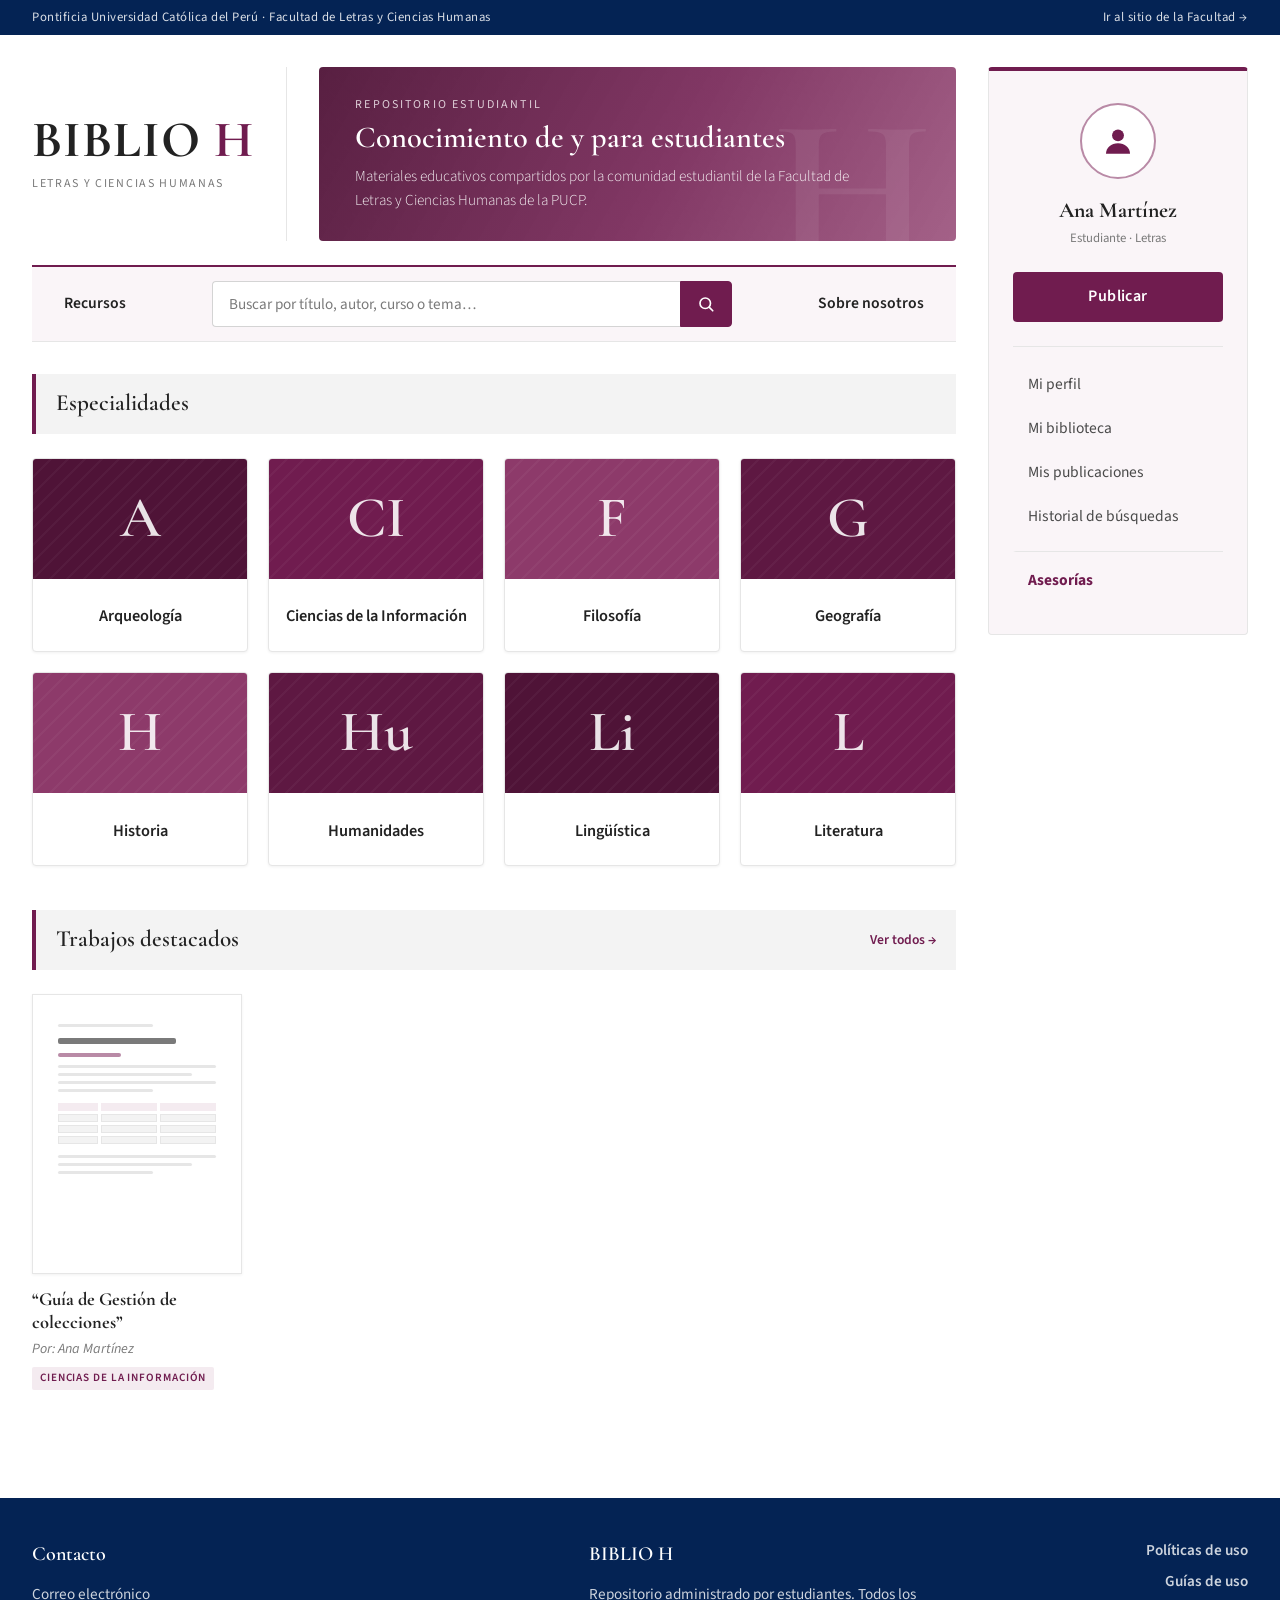
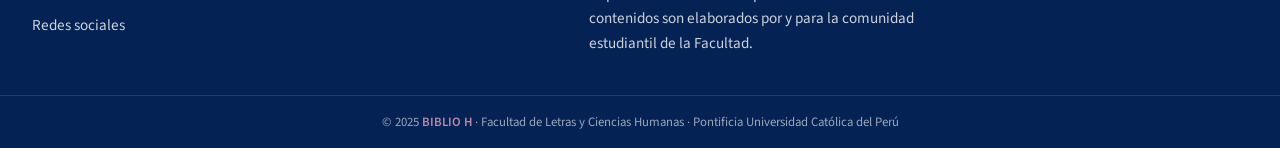
<file: index.html>
<!DOCTYPE html>
<html lang="es">
<head>
  <meta charset="UTF-8">
  <meta name="viewport" content="width=device-width, initial-scale=1.0">
  <meta name="description" content="BIBLIO H: repositorio de materiales educativos de y para estudiantes de la Facultad de Letras y Ciencias Humanas de la PUCP.">
  <title>BIBLIO H | Repositorio estudiantil · Letras y Ciencias Humanas PUCP</title>

  <!-- Tipografías: serif clásica para títulos, sans legible para el cuerpo -->
  <link rel="preconnect" href="https://fonts.googleapis.com">
  <link rel="preconnect" href="https://fonts.gstatic.com" crossorigin>
  <link href="https://fonts.googleapis.com/css2?family=Cormorant+Garamond:wght@500;600;700&family=Source+Sans+3:wght@300;400;600;700&display=swap" rel="stylesheet">

  <link rel="stylesheet" href="estilos.css">
</head>

<body>
  <a href="#contenido" class="skip-link">Saltar al contenido</a>

  <!-- Franja institucional -->
  <div class="top-bar">
    <div class="top-bar__inner">
      <span>Pontificia Universidad Católica del Perú · Facultad de Letras y Ciencias Humanas</span>
      <a href="https://facultad.pucp.edu.pe/letras-ciencias-humanas/" target="_blank" rel="noopener">Ir al sitio de la Facultad →</a>
    </div>
  </div>

  <div class="layout">

    <!-- ===================== COLUMNA PRINCIPAL ===================== -->
    <div class="main-col">

      <!-- Cabecera -->
      <header class="site-header">
        <a href="index.html" class="logo" aria-label="BIBLIO H, inicio">
          <span class="logo__title">BIBLIO <span>H</span></span>
          <span class="logo__subtitle">Letras y Ciencias Humanas</span>
        </a>

        <div class="hero" role="img" aria-label="Banner de BIBLIO H">
          <div>
            <p class="hero__eyebrow">Repositorio estudiantil</p>
            <h1 class="hero__title">Conocimiento de y para estudiantes</h1>
            <p class="hero__text">Materiales educativos compartidos por la comunidad estudiantil de la Facultad de Letras y Ciencias Humanas de la PUCP.</p>
          </div>
        </div>
      </header>

      <!-- Navegación -->
      <nav class="main-nav" aria-label="Navegación principal">
        <a href="#recursos" class="main-nav__link">Recursos</a>

        <form class="search" role="search" action="#" method="get">
          <label for="buscar" class="skip-link">Buscar en el repositorio</label>
          <input type="search" id="buscar" name="q" placeholder="Buscar por título, autor, curso o tema…">
          <button type="submit" aria-label="Buscar">
            <svg width="18" height="18" viewBox="0 0 24 24" fill="none" stroke="currentColor" stroke-width="2.2" stroke-linecap="round" aria-hidden="true">
              <circle cx="11" cy="11" r="7"></circle>
              <line x1="21" y1="21" x2="16.5" y2="16.5"></line>
            </svg>
          </button>
        </form>

        <a href="#sobre-nosotros" class="main-nav__link">Sobre nosotros</a>
      </nav>

      <main id="contenido">

        <!-- Especialidades -->
        <section class="section" id="recursos" aria-labelledby="titulo-especialidades">
          <h2 class="section-title" id="titulo-especialidades">Especialidades</h2>

            <div class="areas">
              <a href="arqueologia.html" class="area-card">
                <div class="area-card__media"><span class="area-card__initial" aria-hidden="true">A</span></div>
                <h3 class="area-card__name">Arqueología</h3>
              </a>
              <a href="cienciasdelainformacion.html" class="area-card">
                <div class="area-card__media"><span class="area-card__initial" aria-hidden="true">CI</span></div>
                <h3 class="area-card__name">Ciencias de la Información</h3>
              </a>
              <a href="filosofia.html" class="area-card">
                <div class="area-card__media"><span class="area-card__initial" aria-hidden="true">F</span></div>
                <h3 class="area-card__name">Filosofía</h3>
              </a>
              <a href="geografia.html" class="area-card">
                <div class="area-card__media"><span class="area-card__initial" aria-hidden="true">G</span></div>
                <h3 class="area-card__name">Geografía</h3>
              </a>
              <a href="historia.html" class="area-card">
                <div class="area-card__media"><span class="area-card__initial" aria-hidden="true">H</span></div>
                <h3 class="area-card__name">Historia</h3>
              </a>
              <a href="humanidades.html" class="area-card">
                <div class="area-card__media"><span class="area-card__initial" aria-hidden="true">Hu</span></div>
                <h3 class="area-card__name">Humanidades</h3>
              </a>
              <a href="linguistica.html" class="area-card">
                <div class="area-card__media"><span class="area-card__initial" aria-hidden="true">Li</span></div>
                <h3 class="area-card__name">Lingüística</h3>
              </a>
              <a href="literatura.html" class="area-card">
                <div class="area-card__media"><span class="area-card__initial" aria-hidden="true">L</span></div>
                <h3 class="area-card__name">Literatura</h3>
              </a>
            </div>
        </section>

        <!-- Trabajos destacados -->
        <section class="section" aria-labelledby="titulo-destacados">
          <h2 class="section-title" id="titulo-destacados">
            Trabajos destacados
            <small><a href="#">Ver todos →</a></small>
          </h2>

          <div class="works">
            <a href="#" class="work">
              <div class="doc-thumb" aria-hidden="true">
                <span class="l short"></span>
                <span class="l title"></span>
                <span class="l sub"></span>
                <span class="l"></span><span class="l mid"></span><span class="l"></span><span class="l short"></span>
                <div class="table">
                  <span class="h"></span><span class="h"></span><span class="h"></span>
                  <span></span><span></span><span></span>
                  <span></span><span></span><span></span>
                  <span></span><span></span><span></span>
                </div>
                <span class="l"></span><span class="l mid"></span><span class="l short"></span>
              </div>
              <h3 class="work__title">“Guía de Gestión de colecciones”</h3>
              <p class="work__author">Por: Ana Martínez</p>
              <span class="work__tag">Ciencias de la Información</span>
            </a>
            <!-- Duplica el bloque <a class="work"> para agregar más trabajos destacados -->
          </div>
        </section>

      </main>
    </div>

    <!-- ===================== PANEL DE USUARIO ===================== -->
    <aside class="user-panel" aria-label="Panel de usuario">
      <div class="user-panel__profile">
        <div class="avatar" aria-hidden="true">
          <svg width="34" height="34" viewBox="0 0 24 24" fill="currentColor">
            <circle cx="12" cy="8" r="4.2"></circle>
            <path d="M3.5 21c0-4.4 3.8-7.5 8.5-7.5s8.5 3.1 8.5 7.5z"></path>
          </svg>
        </div>
        <div>
          <p class="user-panel__name">Ana Martínez</p>
          <p class="user-panel__role">Estudiante · Letras</p>
        </div>
      </div>

      <button type="button" class="btn-publish">Publicar</button>

      <nav class="user-menu" aria-label="Menú de usuario">
        <a href="#">Mi perfil</a>
        <a href="#">Mi biblioteca</a>
        <a href="#">Mis publicaciones</a>
        <a href="#">Historial de búsquedas</a>
        <a href="#" class="highlight">Asesorías</a>
      </nav>
    </aside>

  </div>

  <!-- ===================== PIE DE PÁGINA ===================== -->
  <footer class="site-footer" id="sobre-nosotros">
    <div class="site-footer__inner">
      <div>
        <h2>Contacto</h2>
        <ul>
          <li><a href="mailto:biblioh@pucp.edu.pe">Correo electrónico</a></li>
          <li><a href="#">Redes sociales</a></li>
        </ul>
      </div>

      <div>
        <h2>BIBLIO H</h2>
        <p style="font-size:.95rem; max-width:380px;">Repositorio administrado por estudiantes. Todos los contenidos son elaborados por y para la comunidad estudiantil de la Facultad.</p>
      </div>

      <ul class="site-footer__links">
        <li><a href="#">Políticas de uso</a></li>
        <li><a href="#">Guías de uso</a></li>
      </ul>
    </div>

    <div class="site-footer__bottom">
      © 2025 <strong>BIBLIO H</strong> · Facultad de Letras y Ciencias Humanas · Pontificia Universidad Católica del Perú
    </div>
  </footer>
</body>
</html>
</file>
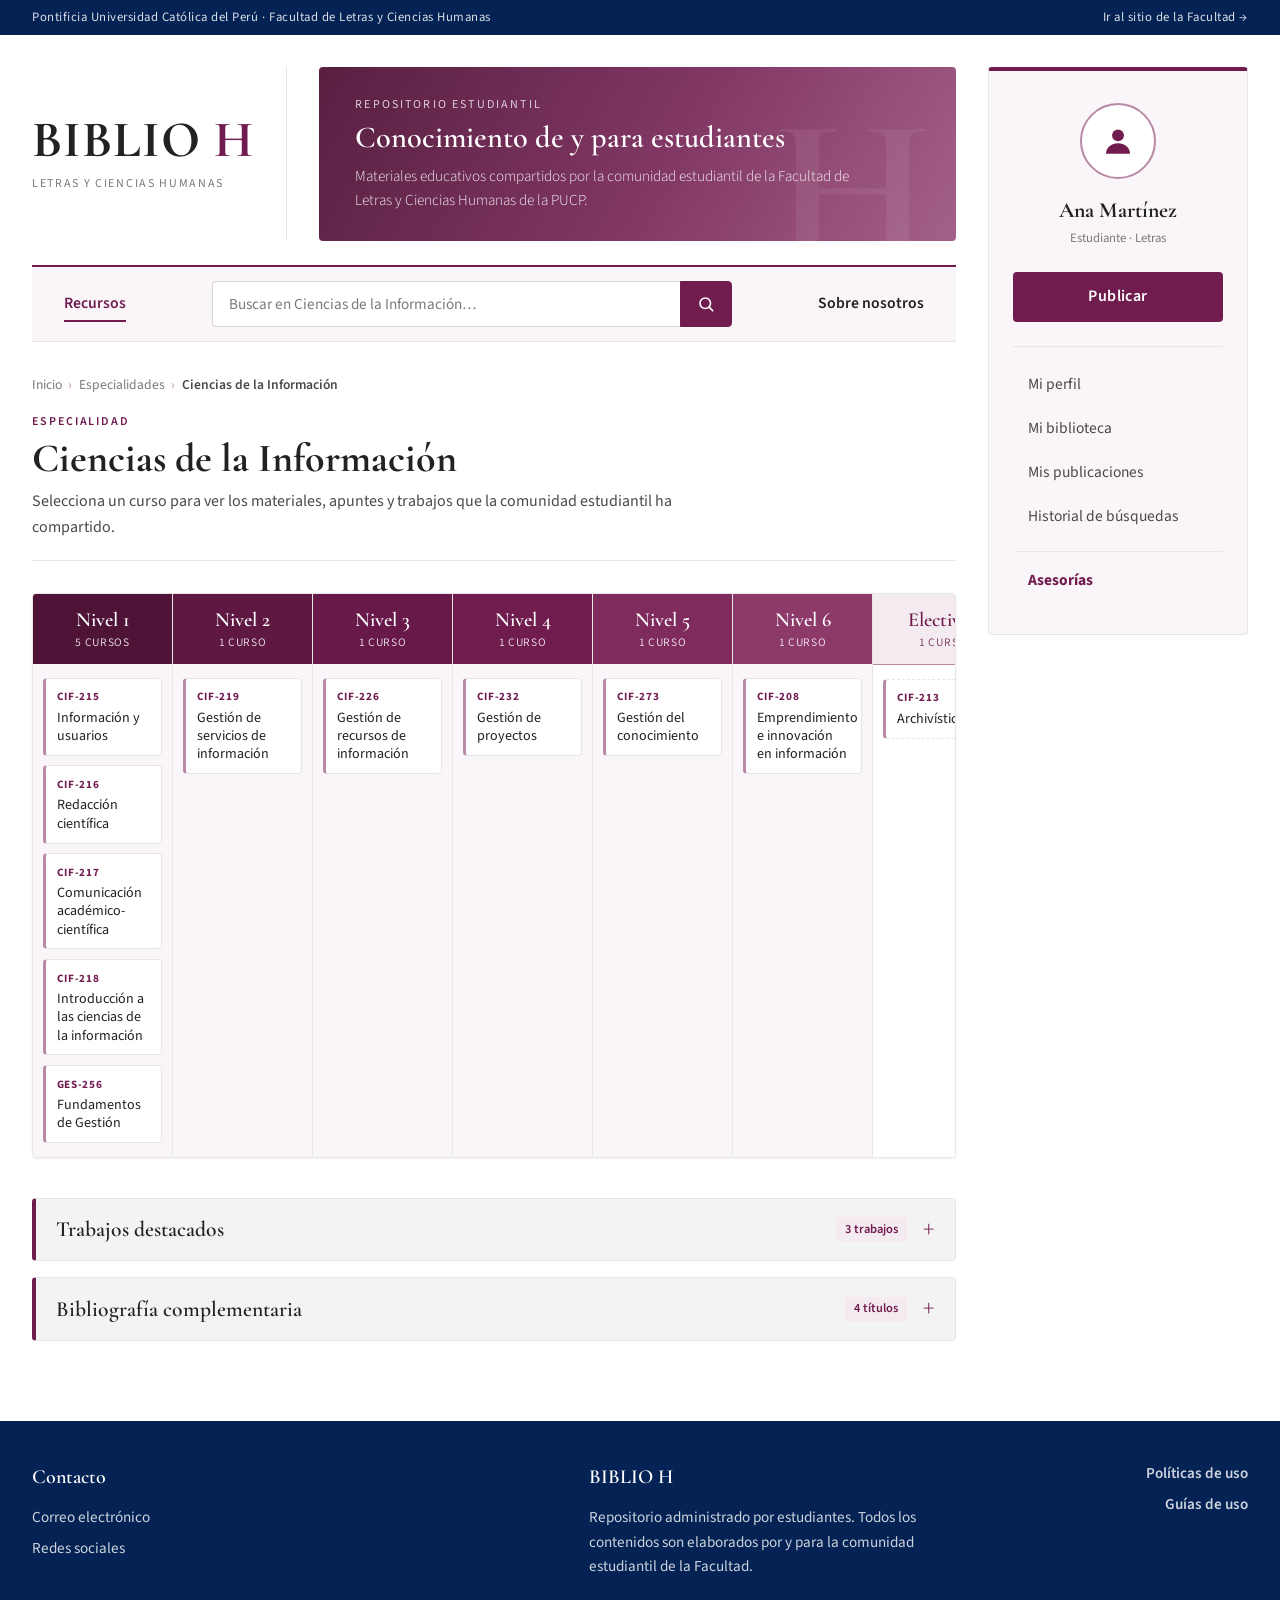
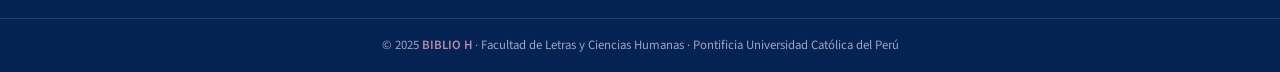
<file: cienciasdelainformacion.html>
<!DOCTYPE html>
<html lang="es">
<head>
  <meta charset="UTF-8">
  <meta name="viewport" content="width=device-width, initial-scale=1.0">
  <meta name="description" content="Cursos, trabajos destacados y bibliografía complementaria de Ciencias de la Información en BIBLIO H.">
  <title>Ciencias de la Información | BIBLIO H</title>

  <link rel="preconnect" href="https://fonts.googleapis.com">
  <link rel="preconnect" href="https://fonts.gstatic.com" crossorigin>
  <link href="https://fonts.googleapis.com/css2?family=Cormorant+Garamond:wght@500;600;700&family=Source+Sans+3:wght@300;400;600;700&display=swap" rel="stylesheet">

  <link rel="stylesheet" href="estilos.css">
</head>

<body>
  <a href="#contenido" class="skip-link">Saltar al contenido</a>

  <!-- Franja institucional -->
  <div class="top-bar">
    <div class="top-bar__inner">
      <span>Pontificia Universidad Católica del Perú · Facultad de Letras y Ciencias Humanas</span>
      <a href="https://facultad.pucp.edu.pe/letras-ciencias-humanas/" target="_blank" rel="noopener">Ir al sitio de la Facultad →</a>
    </div>
  </div>

  <div class="layout">

    <!-- ===================== COLUMNA PRINCIPAL ===================== -->
    <div class="main-col">

      <!-- Cabecera -->
      <header class="site-header">
        <a href="index.html" class="logo" aria-label="BIBLIO H, volver al inicio">
          <span class="logo__title">BIBLIO <span>H</span></span>
          <span class="logo__subtitle">Letras y Ciencias Humanas</span>
        </a>

        <div class="hero" role="img" aria-label="Banner de BIBLIO H">
          <div>
            <p class="hero__eyebrow">Repositorio estudiantil</p>
            <p class="hero__title">Conocimiento de y para estudiantes</p>
            <p class="hero__text">Materiales educativos compartidos por la comunidad estudiantil de la Facultad de Letras y Ciencias Humanas de la PUCP.</p>
          </div>
        </div>
      </header>

      <!-- Navegación -->
      <nav class="main-nav" aria-label="Navegación principal">
        <a href="index.html#recursos" class="main-nav__link is-active">Recursos</a>

        <form class="search" role="search" action="#" method="get">
          <label for="buscar" class="sr-only">Buscar en el repositorio</label>
          <input type="search" id="buscar" name="q" placeholder="Buscar en Ciencias de la Información…">
          <button type="submit" aria-label="Buscar">
            <svg width="18" height="18" viewBox="0 0 24 24" fill="none" stroke="currentColor" stroke-width="2.2" stroke-linecap="round" aria-hidden="true">
              <circle cx="11" cy="11" r="7"></circle>
              <line x1="21" y1="21" x2="16.5" y2="16.5"></line>
            </svg>
          </button>
        </form>

        <a href="#sobre-nosotros" class="main-nav__link">Sobre nosotros</a>
      </nav>

      <main id="contenido">

        <!-- Migas de pan -->
        <nav class="breadcrumb" aria-label="Ruta de navegación">
          <ol>
            <li><a href="index.html">Inicio</a></li>
            <li><a href="index.html#recursos">Especialidades</a></li>
            <li><span aria-current="page">Ciencias de la Información</span></li>
          </ol>
        </nav>

        <!-- Encabezado -->
        <header class="page-head">
          <p class="page-head__eyebrow">Especialidad</p>
          <h1 class="page-head__title">Ciencias de la Información</h1>
          <p class="page-head__text">Selecciona un curso para ver los materiales, apuntes y trabajos que la comunidad estudiantil ha compartido.</p>
        </header>

        <!-- ===================== MALLA CURRICULAR ===================== -->
        <section aria-labelledby="titulo-malla">
          <h2 id="titulo-malla" class="sr-only">Cursos por nivel</h2>

          <div class="curriculum">
            <div class="curriculum__grid">

              <!-- NIVEL 1 -->
              <section class="level" aria-labelledby="nivel-1">
                <header class="level__head">
                  <h3 class="level__title" id="nivel-1">Nivel 1</h3>
                  <span class="level__count">5 cursos</span>
                </header>
                <ul class="level__courses">
                  <li><a href="cif-215.html" class="course"><span class="course__code">CIF-215</span><span class="course__name">Información y usuarios</span></a></li>
                  <li><a href="#" class="course"><span class="course__code">CIF-216</span><span class="course__name">Redacción científica</span></a></li>
                  <li><a href="#" class="course"><span class="course__code">CIF-217</span><span class="course__name">Comunicación académico-científica</span></a></li>
                  <li><a href="#" class="course"><span class="course__code">CIF-218</span><span class="course__name">Introducción a las ciencias de la información</span></a></li>
                  <li><a href="#" class="course"><span class="course__code">GES-256</span><span class="course__name">Fundamentos de Gestión</span></a></li>
                </ul>
              </section>

              <!-- NIVEL 2 -->
              <section class="level" aria-labelledby="nivel-2">
                <header class="level__head">
                  <h3 class="level__title" id="nivel-2">Nivel 2</h3>
                  <span class="level__count">1 curso</span>
                </header>
                <ul class="level__courses">
                  <li><a href="#" class="course"><span class="course__code">CIF-219</span><span class="course__name">Gestión de servicios de información</span></a></li>
                </ul>
              </section>

              <!-- NIVEL 3 -->
              <section class="level" aria-labelledby="nivel-3">
                <header class="level__head">
                  <h3 class="level__title" id="nivel-3">Nivel 3</h3>
                  <span class="level__count">1 curso</span>
                </header>
                <ul class="level__courses">
                  <li><a href="#" class="course"><span class="course__code">CIF-226</span><span class="course__name">Gestión de recursos de información</span></a></li>
                </ul>
              </section>

              <!-- NIVEL 4 -->
              <section class="level" aria-labelledby="nivel-4">
                <header class="level__head">
                  <h3 class="level__title" id="nivel-4">Nivel 4</h3>
                  <span class="level__count">1 curso</span>
                </header>
                <ul class="level__courses">
                  <li><a href="#" class="course"><span class="course__code">CIF-232</span><span class="course__name">Gestión de proyectos</span></a></li>
                </ul>
              </section>

              <!-- NIVEL 5 -->
              <section class="level" aria-labelledby="nivel-5">
                <header class="level__head">
                  <h3 class="level__title" id="nivel-5">Nivel 5</h3>
                  <span class="level__count">1 curso</span>
                </header>
                <ul class="level__courses">
                  <li><a href="#" class="course"><span class="course__code">CIF-273</span><span class="course__name">Gestión del conocimiento</span></a></li>
                </ul>
              </section>

              <!-- NIVEL 6 -->
              <section class="level" aria-labelledby="nivel-6">
                <header class="level__head">
                  <h3 class="level__title" id="nivel-6">Nivel 6</h3>
                  <span class="level__count">1 curso</span>
                </header>
                <ul class="level__courses">
                  <li><a href="#" class="course"><span class="course__code">CIF-208</span><span class="course__name">Emprendimiento e innovación en información</span></a></li>
                </ul>
              </section>

              <!-- ELECTIVOS -->
              <section class="level level--electives" aria-labelledby="electivos">
                <header class="level__head">
                  <h3 class="level__title" id="electivos">Electivos</h3>
                  <span class="level__count">1 curso</span>
                </header>
                <ul class="level__courses">
                  <li><a href="#" class="course"><span class="course__code">CIF-213</span><span class="course__name">Archivística</span></a></li>
                </ul>
              </section>

            </div>
          </div>
          <p class="curriculum__hint">← Desliza horizontalmente para ver todos los niveles →</p>
          <div class="curriculum-spacer"></div>
        </section>

        <!-- ===================== TRABAJOS DESTACADOS ===================== -->
        <details class="accordion">
          <summary>
            Trabajos destacados
            <span class="accordion__count">3 trabajos</span>
          </summary>
          <div class="accordion__body">
            <div class="works">

              <a href="#" class="work">
                <div class="doc-thumb" aria-hidden="true">
                  <span class="l short"></span><span class="l title"></span><span class="l sub"></span>
                  <span class="l"></span><span class="l mid"></span><span class="l"></span>
                  <div class="table">
                    <span class="h"></span><span class="h"></span><span class="h"></span>
                    <span></span><span></span><span></span>
                    <span></span><span></span><span></span>
                  </div>
                  <span class="l"></span><span class="l short"></span>
                </div>
                <h3 class="work__title">“Guía de Gestión de colecciones”</h3>
                <p class="work__author">Por: Ana Martínez</p>
                <span class="work__tag">CIF-226</span>
              </a>

              <a href="#" class="work">
                <div class="doc-thumb" aria-hidden="true">
                  <span class="l short"></span><span class="l title"></span><span class="l sub"></span>
                  <span class="l"></span><span class="l mid"></span><span class="l"></span><span class="l"></span>
                  <span class="l mid"></span><span class="l short"></span><span class="l"></span><span class="l mid"></span>
                </div>
                <h3 class="work__title">“Estudio de usuarios en bibliotecas universitarias”</h3>
                <p class="work__author">Por: Nombre Apellido</p>
                <span class="work__tag">CIF-215</span>
              </a>

              <a href="#" class="work">
                <div class="doc-thumb" aria-hidden="true">
                  <span class="l short"></span><span class="l title"></span><span class="l sub"></span>
                  <span class="l mid"></span><span class="l"></span>
                  <div class="table">
                    <span class="h"></span><span class="h"></span><span class="h"></span>
                    <span></span><span></span><span></span>
                  </div>
                  <span class="l"></span><span class="l mid"></span><span class="l short"></span>
                </div>
                <h3 class="work__title">“Cuadro de clasificación archivística”</h3>
                <p class="work__author">Por: Nombre Apellido</p>
                <span class="work__tag">CIF-213</span>
              </a>

            </div>
            <a href="#" class="accordion__more">Ver todos los trabajos de la especialidad →</a>
          </div>
        </details>

        <!-- ===================== BIBLIOGRAFÍA COMPLEMENTARIA ===================== -->
        <details class="accordion">
          <summary>
            Bibliografía complementaria
            <span class="accordion__count">4 títulos</span>
          </summary>
          <div class="accordion__body">
            <!-- Referencias de ejemplo: reemplázalas por las recomendadas por los estudiantes -->
            <ul class="biblio">
              <li>
                Bawden, D., &amp; Robinson, L. (2022). <em>Introduction to information science</em> (2.ª ed.). Facet Publishing.
                <span class="biblio__meta">Curso relacionado: <a href="#">CIF-218</a> · Recomendado por: Ana Martínez</span>
              </li>
              <li>
                Buckland, M. (2017). <em>Information and society</em>. MIT Press.
                <span class="biblio__meta">Curso relacionado: <a href="#">CIF-218</a></span>
              </li>
              <li>
                Case, D. O., &amp; Given, L. M. (2016). <em>Looking for information: A survey of research on information seeking, needs, and behavior</em> (4.ª ed.). Emerald.
                <span class="biblio__meta">Curso relacionado: <a href="#">CIF-215</a></span>
              </li>
              <li>
                Dalkir, K. (2017). <em>Knowledge management in theory and practice</em> (3.ª ed.). MIT Press.
                <span class="biblio__meta">Curso relacionado: <a href="#">CIF-273</a></span>
              </li>
            </ul>
            <a href="#" class="accordion__more">Sugerir un título →</a>
          </div>
        </details>

      </main>
    </div>

    <!-- ===================== PANEL DE USUARIO ===================== -->
    <aside class="user-panel" aria-label="Panel de usuario">
      <div class="user-panel__profile">
        <div class="avatar" aria-hidden="true">
          <svg width="34" height="34" viewBox="0 0 24 24" fill="currentColor">
            <circle cx="12" cy="8" r="4.2"></circle>
            <path d="M3.5 21c0-4.4 3.8-7.5 8.5-7.5s8.5 3.1 8.5 7.5z"></path>
          </svg>
        </div>
        <div>
          <p class="user-panel__name">Ana Martínez</p>
          <p class="user-panel__role">Estudiante · Letras</p>
        </div>
      </div>

      <button type="button" class="btn-publish">Publicar</button>

      <nav class="user-menu" aria-label="Menú de usuario">
        <a href="#">Mi perfil</a>
        <a href="#">Mi biblioteca</a>
        <a href="#">Mis publicaciones</a>
        <a href="#">Historial de búsquedas</a>
        <a href="#" class="highlight">Asesorías</a>
      </nav>
    </aside>

  </div>

  <!-- ===================== PIE DE PÁGINA ===================== -->
  <footer class="site-footer" id="sobre-nosotros">
    <div class="site-footer__inner">
      <div>
        <h2>Contacto</h2>
        <ul>
          <li><a href="mailto:biblioh@pucp.edu.pe">Correo electrónico</a></li>
          <li><a href="#">Redes sociales</a></li>
        </ul>
      </div>

      <div>
        <h2>BIBLIO H</h2>
        <p style="font-size:.95rem; max-width:380px;">Repositorio administrado por estudiantes. Todos los contenidos son elaborados por y para la comunidad estudiantil de la Facultad.</p>
      </div>

      <ul class="site-footer__links">
        <li><a href="#">Políticas de uso</a></li>
        <li><a href="#">Guías de uso</a></li>
      </ul>
    </div>

    <div class="site-footer__bottom">
      © 2025 <strong>BIBLIO H</strong> · Facultad de Letras y Ciencias Humanas · Pontificia Universidad Católica del Perú
    </div>
  </footer>
</body>
</html>
</file>
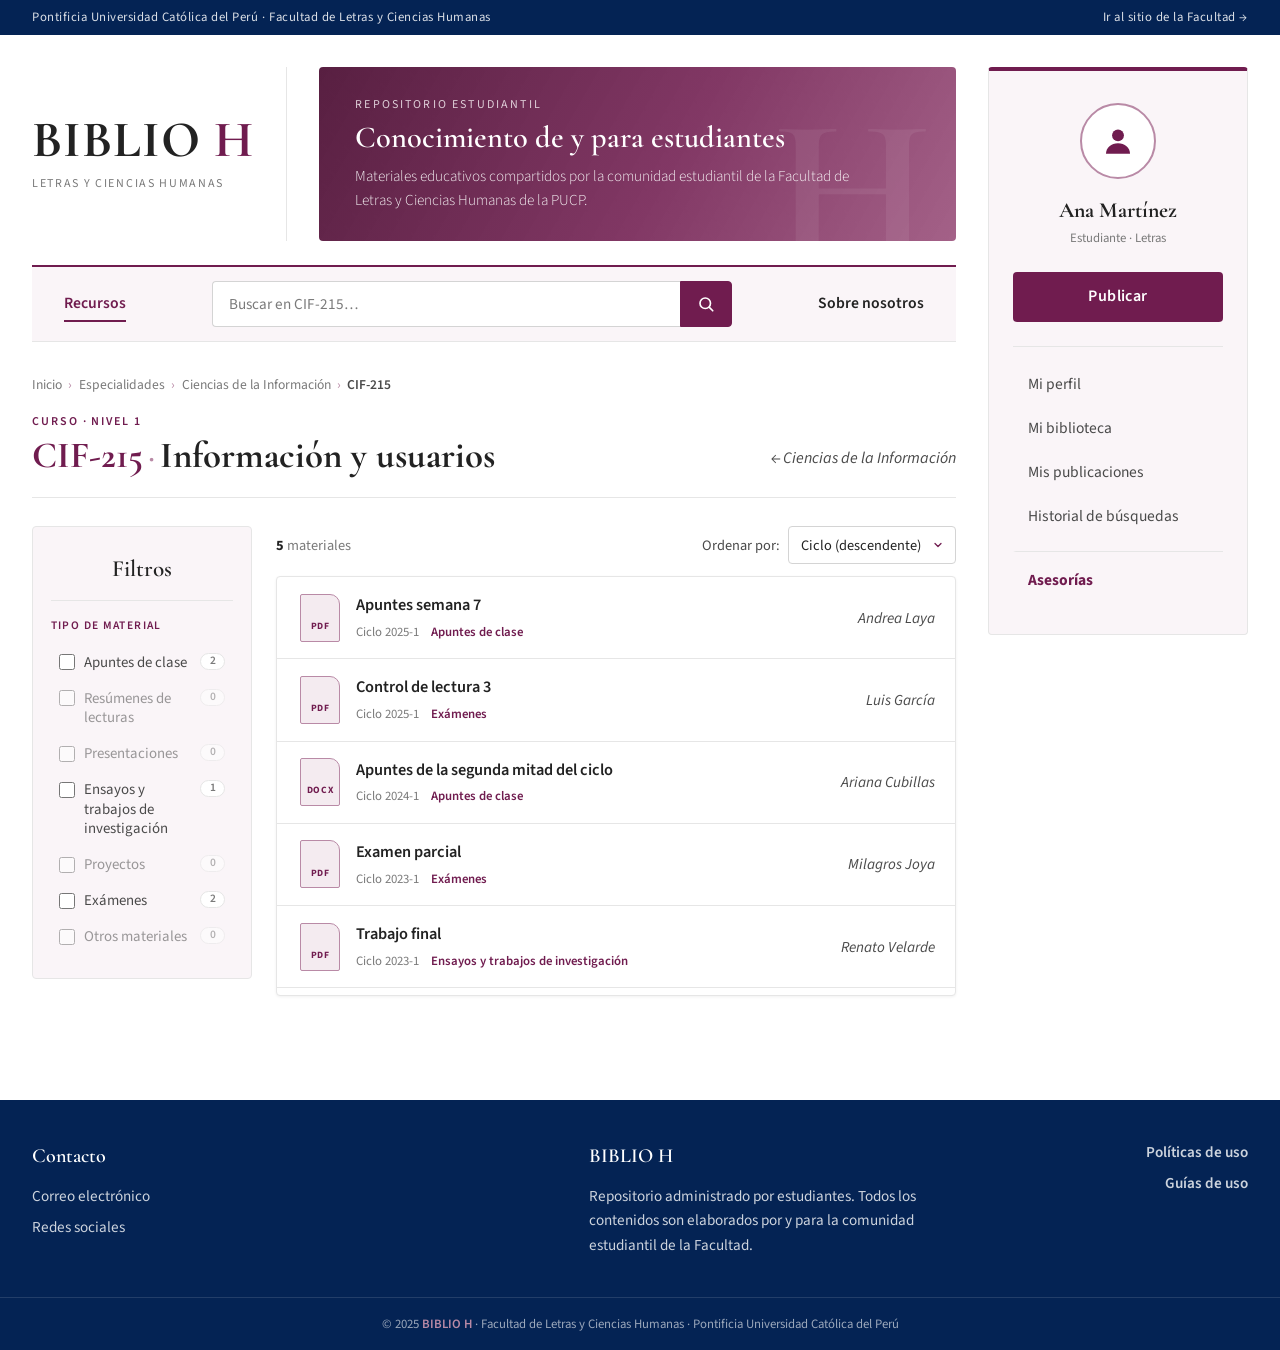
<file: cif-215.html>
<!DOCTYPE html>
<html lang="es">
<head>
  <meta charset="UTF-8">
  <meta name="viewport" content="width=device-width, initial-scale=1.0">
  <meta name="description" content="Apuntes, resúmenes, exámenes y trabajos del curso CIF-215 Información y usuarios, compartidos por estudiantes en BIBLIO H.">
  <title>CIF-215 Información y usuarios | BIBLIO H</title>

  <link rel="preconnect" href="https://fonts.googleapis.com">
  <link rel="preconnect" href="https://fonts.gstatic.com" crossorigin>
  <link href="https://fonts.googleapis.com/css2?family=Cormorant+Garamond:wght@500;600;700&family=Source+Sans+3:wght@300;400;600;700&display=swap" rel="stylesheet">

  <link rel="stylesheet" href="estilos.css">
  <script src="curso.js" defer></script>
</head>

<body>
  <a href="#contenido" class="skip-link">Saltar al contenido</a>

  <!-- Franja institucional -->
  <div class="top-bar">
    <div class="top-bar__inner">
      <span>Pontificia Universidad Católica del Perú · Facultad de Letras y Ciencias Humanas</span>
      <a href="https://facultad.pucp.edu.pe/letras-ciencias-humanas/" target="_blank" rel="noopener">Ir al sitio de la Facultad →</a>
    </div>
  </div>

  <div class="layout">

    <!-- ===================== COLUMNA PRINCIPAL ===================== -->
    <div class="main-col">

      <!-- Cabecera -->
      <header class="site-header">
        <a href="index.html" class="logo" aria-label="BIBLIO H, volver al inicio">
          <span class="logo__title">BIBLIO <span>H</span></span>
          <span class="logo__subtitle">Letras y Ciencias Humanas</span>
        </a>

        <div class="hero" role="img" aria-label="Banner de BIBLIO H">
          <div>
            <p class="hero__eyebrow">Repositorio estudiantil</p>
            <p class="hero__title">Conocimiento de y para estudiantes</p>
            <p class="hero__text">Materiales educativos compartidos por la comunidad estudiantil de la Facultad de Letras y Ciencias Humanas de la PUCP.</p>
          </div>
        </div>
      </header>

      <!-- Navegación -->
      <nav class="main-nav" aria-label="Navegación principal">
        <a href="index.html#recursos" class="main-nav__link is-active">Recursos</a>

        <form class="search" role="search" action="#" method="get">
          <label for="buscar" class="sr-only">Buscar en el repositorio</label>
          <input type="search" id="buscar" name="q" placeholder="Buscar en CIF-215…">
          <button type="submit" aria-label="Buscar">
            <svg width="18" height="18" viewBox="0 0 24 24" fill="none" stroke="currentColor" stroke-width="2.2" stroke-linecap="round" aria-hidden="true">
              <circle cx="11" cy="11" r="7"></circle>
              <line x1="21" y1="21" x2="16.5" y2="16.5"></line>
            </svg>
          </button>
        </form>

        <a href="#sobre-nosotros" class="main-nav__link">Sobre nosotros</a>
      </nav>

      <main id="contenido">

        <!-- Migas de pan -->
        <nav class="breadcrumb" aria-label="Ruta de navegación">
          <ol>
            <li><a href="index.html">Inicio</a></li>
            <li><a href="index.html#recursos">Especialidades</a></li>
            <!-- ENLACE 1 a la especialidad: cambia el nombre del archivo si el tuyo es distinto -->
            <li><a href="cienciasdelainformacion.html">Ciencias de la Información</a></li>
            <li><span aria-current="page">CIF-215</span></li>
          </ol>
        </nav>

        <!-- Encabezado del curso -->
        <header class="course-head">
          <div>
            <p class="page-head__eyebrow">Curso · Nivel 1</p>
            <h1 class="course-head__title">
              <span class="course-head__code">CIF-215</span><span class="course-head__sep">·</span>Información y usuarios
            </h1>
          </div>
          <!-- ENLACE 2 a la especialidad -->
          <a href="cienciasdelainformacion.html" class="course-head__specialty">← Ciencias de la Información</a>
        </header>

        <div class="course-layout">

          <!-- ===================== FILTROS ===================== -->
          <aside class="filters" aria-labelledby="titulo-filtros">
            <h2 class="filters__title" id="titulo-filtros">Filtros</h2>

            <fieldset>
              <legend class="filters__legend">Tipo de material</legend>
              <ul class="filters__list">
                <li class="filter"><label><input type="checkbox" value="apuntes"><span class="filter__text">Apuntes de clase</span><span class="filter__count">0</span></label></li>
                <li class="filter"><label><input type="checkbox" value="resumenes"><span class="filter__text">Resúmenes de lecturas</span><span class="filter__count">0</span></label></li>
                <li class="filter"><label><input type="checkbox" value="presentaciones"><span class="filter__text">Presentaciones</span><span class="filter__count">0</span></label></li>
                <li class="filter"><label><input type="checkbox" value="ensayos"><span class="filter__text">Ensayos y trabajos de investigación</span><span class="filter__count">0</span></label></li>
                <li class="filter"><label><input type="checkbox" value="proyectos"><span class="filter__text">Proyectos</span><span class="filter__count">0</span></label></li>
                <li class="filter"><label><input type="checkbox" value="examenes"><span class="filter__text">Exámenes</span><span class="filter__count">0</span></label></li>
                <li class="filter"><label><input type="checkbox" value="otros"><span class="filter__text">Otros materiales</span><span class="filter__count">0</span></label></li>
              </ul>
            </fieldset>

            <button type="button" class="filters__clear" data-clear-filters hidden>Limpiar filtros</button>
          </aside>

          <!-- ===================== LISTA DE MATERIALES ===================== -->
          <section aria-labelledby="titulo-materiales">
            <h2 id="titulo-materiales" class="sr-only">Materiales del curso</h2>

            <div class="materials-toolbar">
              <p class="materials-toolbar__count" data-results-count aria-live="polite"><strong>5</strong> materiales</p>
              <div class="sort">
                <label for="ordenar">Ordenar por:</label>
                <select id="ordenar">
                  <option value="ciclo-desc" selected>Ciclo (descendente)</option>
                  <option value="ciclo-asc">Ciclo (ascendente)</option>
                  <option value="titulo-asc">Título (A–Z)</option>
                  <option value="autor-asc">Autor (A–Z)</option>
                </select>
              </div>
            </div>

            <div class="materials">
              <ul class="materials__list" data-materials>

                <li class="material" data-tipo="apuntes" data-ciclo="2025-1" data-titulo="Apuntes semana 7" data-autor="Andrea Laya">
                  <a href="#" class="material__link">
                    <span class="material__format" aria-hidden="true">PDF</span>
                    <span>
                      <span class="material__title">Apuntes semana 7</span>
                      <span class="material__meta"><span>Ciclo 2025-1</span><span class="material__type">Apuntes de clase</span></span>
                    </span>
                    <span class="material__author">Andrea Laya</span>
                  </a>
                </li>

                <li class="material" data-tipo="examenes" data-ciclo="2025-1" data-titulo="Control de lectura 3" data-autor="Luis García">
                  <a href="#" class="material__link">
                    <span class="material__format" aria-hidden="true">PDF</span>
                    <span>
                      <span class="material__title">Control de lectura 3</span>
                      <span class="material__meta"><span>Ciclo 2025-1</span><span class="material__type">Exámenes</span></span>
                    </span>
                    <span class="material__author">Luis García</span>
                  </a>
                </li>

                <li class="material" data-tipo="apuntes" data-ciclo="2024-1" data-titulo="Apuntes de la segunda mitad del ciclo" data-autor="Ariana Cubillas">
                  <a href="#" class="material__link">
                    <span class="material__format" aria-hidden="true">DOCX</span>
                    <span>
                      <span class="material__title">Apuntes de la segunda mitad del ciclo</span>
                      <span class="material__meta"><span>Ciclo 2024-1</span><span class="material__type">Apuntes de clase</span></span>
                    </span>
                    <span class="material__author">Ariana Cubillas</span>
                  </a>
                </li>

                <li class="material" data-tipo="examenes" data-ciclo="2023-1" data-titulo="Examen parcial" data-autor="Milagros Joya">
                  <a href="#" class="material__link">
                    <span class="material__format" aria-hidden="true">PDF</span>
                    <span>
                      <span class="material__title">Examen parcial</span>
                      <span class="material__meta"><span>Ciclo 2023-1</span><span class="material__type">Exámenes</span></span>
                    </span>
                    <span class="material__author">Milagros Joya</span>
                  </a>
                </li>

                <li class="material" data-tipo="ensayos" data-ciclo="2023-1" data-titulo="Trabajo final" data-autor="Renato Velarde">
                  <a href="#" class="material__link">
                    <span class="material__format" aria-hidden="true">PDF</span>
                    <span>
                      <span class="material__title">Trabajo final</span>
                      <span class="material__meta"><span>Ciclo 2023-1</span><span class="material__type">Ensayos y trabajos de investigación</span></span>
                    </span>
                    <span class="material__author">Renato Velarde</span>
                  </a>
                </li>

              </ul>

              <!-- Mensaje cuando ningún material coincide con los filtros -->
              <div class="materials__empty" data-empty hidden>
                <strong>No hay materiales de este tipo todavía</strong>
                ¿Tienes alguno de este curso? <a href="#">Compártelo con la comunidad →</a>
              </div>
            </div>
          </section>

        </div>
      </main>
    </div>

    <!-- ===================== PANEL DE USUARIO ===================== -->
    <aside class="user-panel" aria-label="Panel de usuario">
      <div class="user-panel__profile">
        <div class="avatar" aria-hidden="true">
          <svg width="34" height="34" viewBox="0 0 24 24" fill="currentColor">
            <circle cx="12" cy="8" r="4.2"></circle>
            <path d="M3.5 21c0-4.4 3.8-7.5 8.5-7.5s8.5 3.1 8.5 7.5z"></path>
          </svg>
        </div>
        <div>
          <p class="user-panel__name">Ana Martínez</p>
          <p class="user-panel__role">Estudiante · Letras</p>
        </div>
      </div>

      <button type="button" class="btn-publish">Publicar</button>

      <nav class="user-menu" aria-label="Menú de usuario">
        <a href="#">Mi perfil</a>
        <a href="#">Mi biblioteca</a>
        <a href="#">Mis publicaciones</a>
        <a href="#">Historial de búsquedas</a>
        <a href="#" class="highlight">Asesorías</a>
      </nav>
    </aside>

  </div>

  <!-- ===================== PIE DE PÁGINA ===================== -->
  <footer class="site-footer" id="sobre-nosotros">
    <div class="site-footer__inner">
      <div>
        <h2>Contacto</h2>
        <ul>
          <li><a href="mailto:biblioh@pucp.edu.pe">Correo electrónico</a></li>
          <li><a href="#">Redes sociales</a></li>
        </ul>
      </div>

      <div>
        <h2>BIBLIO H</h2>
        <p style="font-size:.95rem; max-width:380px;">Repositorio administrado por estudiantes. Todos los contenidos son elaborados por y para la comunidad estudiantil de la Facultad.</p>
      </div>

      <ul class="site-footer__links">
        <li><a href="#">Políticas de uso</a></li>
        <li><a href="#">Guías de uso</a></li>
      </ul>
    </div>

    <div class="site-footer__bottom">
      © 2025 <strong>BIBLIO H</strong> · Facultad de Letras y Ciencias Humanas · Pontificia Universidad Católica del Perú
    </div>
  </footer>
</body>
</html>
</file>
<file: estilos.css>
/* =========================================================
       VARIABLES DE IDENTIDAD VISUAL
       ========================================================= */
    :root {
      /* Color principal (Facultad) y variantes */
      --primary:        #701c4f;
      --primary-dark:   #4f1337;
      --primary-light:  #8d3a6a;
      --primary-soft:   #b98aa6;
      --primary-tint:   #f4ebf0;
      --primary-tint-2: #faf5f8;

      /* Color institucional PUCP */
      --pucp:           #042354;

      /* Grises para texto y líneas */
      --gray-900: #222222;
      --gray-700: #4a4a4a;
      --gray-500: #7a7a7a;
      --gray-300: #d4d4d4;
      --gray-200: #e6e6e6;
      --gray-100: #f3f3f3;
      --white:    #ffffff;

      --font-serif: "Cormorant Garamond", Georgia, "Times New Roman", serif;
      --font-sans:  "Source Sans 3", "Segoe UI", Arial, sans-serif;

      --radius: 4px;
      --shadow-sm: 0 1px 3px rgba(0,0,0,.06);
      --shadow-md: 0 8px 24px rgba(112,28,79,.12);
      --transition: .25s ease;
    }

    /* =========================================================
       BASE
       ========================================================= */
    *, *::before, *::after { box-sizing: border-box; margin: 0; padding: 0; }

    html { scroll-behavior: smooth; }

    body {
      font-family: var(--font-sans);
      color: var(--gray-700);
      background: var(--white);
      line-height: 1.6;
      -webkit-font-smoothing: antialiased;
    }

    a { color: inherit; text-decoration: none; }
    ul { list-style: none; }

    .skip-link {
      position: absolute; left: -999px; top: 0;
      background: var(--primary); color: var(--white);
      padding: .5rem 1rem; z-index: 100;
    }
    .skip-link:focus { left: 1rem; }

    :focus-visible { outline: 2px solid var(--primary); outline-offset: 3px; }

    /* =========================================================
       FRANJA INSTITUCIONAL SUPERIOR
       ========================================================= */
    .top-bar {
      background: var(--pucp);
      color: rgba(255,255,255,.85);
      font-size: .8rem;
      letter-spacing: .04em;
    }
    .top-bar__inner {
      max-width: 1320px; margin: 0 auto;
      padding: .45rem 2rem;
      display: flex; justify-content: space-between; gap: 1rem;
    }
    .top-bar a:hover { color: var(--white); }

    /* =========================================================
       LAYOUT GENERAL (contenido + panel lateral)
       ========================================================= */
    .layout {
      max-width: 1320px;
      margin: 0 auto;
      padding: 2rem;
      display: grid;
      grid-template-columns: minmax(0, 1fr) 260px;
      gap: 2rem;
      align-items: start;
    }

    /* =========================================================
       CABECERA: LOGO + BANNER
       ========================================================= */
    .site-header {
      display: grid;
      grid-template-columns: auto 1fr;
      gap: 2rem;
      align-items: stretch;
      margin-bottom: 1.5rem;
    }

    .logo {
      display: flex; flex-direction: column; justify-content: center;
      padding-right: 2rem;
      border-right: 1px solid var(--gray-200);
    }
    .logo__title {
      font-family: var(--font-serif);
      font-size: 3.2rem;
      font-weight: 700;
      line-height: 1;
      color: var(--gray-900);
      letter-spacing: .02em;
    }
    .logo__title span { color: var(--primary); }
    .logo__subtitle {
      margin-top: .5rem;
      font-size: .75rem;
      text-transform: uppercase;
      letter-spacing: .14em;
      color: var(--gray-500);
    }

    .hero {
      position: relative;
      min-height: 150px;
      border-radius: var(--radius);
      overflow: hidden;
      background:
        linear-gradient(120deg, rgba(79,19,55,.95) 0%, rgba(112,28,79,.88) 55%, rgba(141,58,106,.80) 100%),
        repeating-linear-gradient(45deg, rgba(255,255,255,.04) 0 2px, transparent 2px 14px);
      /* Para usar una foto real:
         background: linear-gradient(120deg, rgba(79,19,55,.9), rgba(112,28,79,.6)), url("img/banner.jpg") center/cover; */
      color: var(--white);
      display: flex; align-items: center;
      padding: 1.75rem 2.25rem;
    }
    .hero::after {
      content: "H";
      position: absolute; right: 1.5rem; bottom: -3.5rem;
      font-family: var(--font-serif);
      font-size: 13rem; font-weight: 700;
      color: rgba(255,255,255,.07);
      line-height: 1;
      pointer-events: none;
    }
    .hero__eyebrow {
      font-size: .75rem; text-transform: uppercase; letter-spacing: .18em;
      color: var(--primary-tint); opacity: .85;
    }
    .hero__title {
      font-family: var(--font-serif);
      font-size: 1.9rem; font-weight: 600; line-height: 1.2;
      margin: .35rem 0 .5rem;
    }
    .hero__text { font-size: .95rem; font-weight: 300; max-width: 520px; opacity: .92; }

    /* =========================================================
       NAVEGACIÓN + BUSCADOR
       ========================================================= */
    .main-nav {
      display: grid;
      grid-template-columns: auto 1fr auto;
      align-items: center;
      gap: 2rem;
      background: var(--primary-tint-2);
      border-top: 2px solid var(--primary);
      border-bottom: 1px solid var(--gray-200);
      padding: .9rem 2rem;
      margin-bottom: 2rem;
    }
    .main-nav__link {
      font-weight: 600;
      color: var(--gray-900);
      font-size: .98rem;
      position: relative;
      padding: .25rem 0;
    }
    .main-nav__link::after {
      content: ""; position: absolute; left: 0; bottom: -2px;
      width: 0; height: 2px; background: var(--primary);
      transition: width var(--transition);
    }
    .main-nav__link:hover { color: var(--primary); }
    .main-nav__link:hover::after { width: 100%; }

    .search { display: flex; max-width: 520px; width: 100%; justify-self: center; }
    .search input {
      flex: 1;
      font: inherit; font-size: .95rem;
      padding: .6rem 1rem;
      border: 1px solid var(--gray-300);
      border-right: none;
      border-radius: var(--radius) 0 0 var(--radius);
      background: var(--white);
      color: var(--gray-900);
      transition: border-color var(--transition);
    }
    .search input::placeholder { color: var(--gray-500); }
    .search input:focus { outline: none; border-color: var(--primary); }
    .search button {
      border: 1px solid var(--primary);
      background: var(--primary);
      color: var(--white);
      padding: 0 1rem;
      border-radius: 0 var(--radius) var(--radius) 0;
      cursor: pointer;
      display: grid; place-items: center;
      transition: background var(--transition);
    }
    .search button:hover { background: var(--primary-dark); }

    /* =========================================================
       TÍTULOS DE SECCIÓN
       ========================================================= */
    .section { margin-bottom: 2.75rem; }

    .section-title {
      display: flex; align-items: center; gap: 1rem;
      background: var(--gray-100);
      border-left: 4px solid var(--primary);
      padding: .7rem 1.25rem;
      margin-bottom: 1.5rem;
      font-family: var(--font-serif);
      font-size: 1.45rem;
      font-weight: 600;
      color: var(--gray-900);
    }
    .section-title small {
      margin-left: auto;
      font-family: var(--font-sans);
      font-size: .85rem; font-weight: 600;
      color: var(--primary);
    }
    .section-title small a:hover { text-decoration: underline; }

    /* =========================================================
       TARJETAS DE ESPECIALIDADES
       ========================================================= */
    .areas {
      display: grid;
      grid-template-columns: repeat(4, 1fr);
      gap: 1.25rem;
    }

    .area-card {
      display: flex; flex-direction: column;
      background: var(--white);
      border: 1px solid var(--gray-200);
      border-radius: var(--radius);
      overflow: hidden;
      box-shadow: var(--shadow-sm);
      transition: transform var(--transition), box-shadow var(--transition), border-color var(--transition);
    }
    .area-card:hover {
      transform: translateY(-4px);
      box-shadow: var(--shadow-md);
      border-color: var(--primary-soft);
    }

    .area-card__media {
      position: relative;
      aspect-ratio: 16 / 9;
      background-size: cover;
      background-position: center;
      display: grid; place-items: center;
      overflow: hidden;
    }
    /* Variantes del color principal para cada área
       (reemplazables por imágenes con style="background-image:url(...)") */
    .area-card:nth-child(8n+1) .area-card__media { background-color: var(--primary-dark); }
    .area-card:nth-child(8n+2) .area-card__media { background-color: var(--primary); }
    .area-card:nth-child(8n+3) .area-card__media { background-color: var(--primary-light); }
    .area-card:nth-child(8n+4) .area-card__media { background-color: #5e1842; }
    .area-card:nth-child(8n+5) .area-card__media { background-color: var(--primary-light); }
    .area-card:nth-child(8n+6) .area-card__media { background-color: #5e1842; }
    .area-card:nth-child(8n+7) .area-card__media { background-color: var(--primary-dark); }
    .area-card:nth-child(8n+8) .area-card__media { background-color: var(--primary); }

    .area-card__media::before {
      content: "";
      position: absolute; inset: 0;
      background: repeating-linear-gradient(135deg, rgba(255,255,255,.035) 0 2px, transparent 2px 12px);
    }
    .area-card__initial {
      position: relative;
      font-family: var(--font-serif);
      font-size: 3.6rem; font-weight: 600;
      color: rgba(255,255,255,.88);
      line-height: 1;
      transition: transform var(--transition);
    }
    .area-card:hover .area-card__initial { transform: scale(1.08); }

    .area-card__name {
      flex: 1;
      display: flex; align-items: center; justify-content: center;
      text-align: center;
      padding: 1rem .75rem;
      min-height: 4.5rem;
      font-weight: 600;
      font-size: 1.02rem;
      line-height: 1.25;
      color: var(--gray-900);
      border-top: 3px solid transparent;
      transition: color var(--transition), border-color var(--transition);
    }
    .area-card:hover .area-card__name { color: var(--primary); border-top-color: var(--primary); }

    /* =========================================================
       TRABAJOS DESTACADOS
       ========================================================= */
    .works {
      display: grid;
      grid-template-columns: repeat(auto-fill, minmax(180px, 1fr));
      gap: 1.75rem;
    }

    .work { display: block; }
    .work:hover .doc-thumb { box-shadow: var(--shadow-md); transform: translateY(-4px); }
    .work:hover .work__title { color: var(--primary); }

    /* Miniatura de documento simulada con CSS */
    .doc-thumb {
      aspect-ratio: 3 / 4;
      background: var(--white);
      border: 1px solid var(--gray-200);
      box-shadow: var(--shadow-sm);
      padding: 14% 12%;
      display: flex; flex-direction: column; gap: 5px;
      transition: transform var(--transition), box-shadow var(--transition);
      overflow: hidden;
    }
    .doc-thumb .l { height: 3px; background: var(--gray-200); border-radius: 2px; }
    .doc-thumb .l.title { height: 6px; width: 75%; background: var(--gray-500); margin: 6px 0 4px; }
    .doc-thumb .l.sub   { height: 4px; width: 40%; background: var(--primary-soft); margin-bottom: 3px; }
    .doc-thumb .l.short { width: 60%; }
    .doc-thumb .l.mid   { width: 85%; }
    .doc-thumb .table {
      margin: 6px 0;
      display: grid; grid-template-columns: 1fr 1.4fr 1.4fr; gap: 3px;
    }
    .doc-thumb .table span { height: 8px; background: var(--gray-100); border: 1px solid var(--gray-200); }
    .doc-thumb .table span.h { background: var(--primary-tint); border-color: var(--primary-tint); }

    .work__title {
      margin-top: .9rem;
      font-family: var(--font-serif);
      font-size: 1.15rem; font-weight: 700;
      line-height: 1.25;
      color: var(--gray-900);
      transition: color var(--transition);
    }
    .work__author { margin-top: .25rem; font-size: .88rem; font-style: italic; color: var(--gray-500); }
    .work__tag {
      display: inline-block; margin-top: .4rem;
      font-size: .7rem; font-weight: 600; text-transform: uppercase; letter-spacing: .08em;
      color: var(--primary); background: var(--primary-tint);
      padding: .15rem .5rem; border-radius: 2px;
    }

    /* =========================================================
       PANEL LATERAL DE USUARIO
       ========================================================= */
    .user-panel {
      position: sticky; top: 1.5rem;
      background: var(--primary-tint-2);
      border: 1px solid var(--gray-200);
      border-top: 4px solid var(--primary);
      border-radius: var(--radius);
      padding: 2rem 1.5rem;
    }
    .user-panel__profile { text-align: center; margin-bottom: 1.5rem; }
    .avatar {
      width: 76px; height: 76px; margin: 0 auto .9rem;
      border-radius: 50%;
      background: var(--white);
      border: 2px solid var(--primary-soft);
      display: grid; place-items: center;
      color: var(--primary);
    }
    .user-panel__name {
      font-family: var(--font-serif);
      font-size: 1.35rem; font-weight: 700;
      color: var(--gray-900);
    }
    .user-panel__role { font-size: .8rem; color: var(--gray-500); }

    .btn-publish {
      display: block; width: 100%;
      text-align: center;
      font: inherit; font-weight: 600; letter-spacing: .03em;
      background: var(--primary); color: var(--white);
      border: none; border-radius: var(--radius);
      padding: .75rem 1rem;
      cursor: pointer;
      transition: background var(--transition), transform var(--transition);
      margin-bottom: 1.5rem;
    }
    .btn-publish:hover { background: var(--primary-dark); transform: translateY(-1px); }

    .user-menu { border-top: 1px solid var(--gray-200); padding-top: 1rem; }
    .user-menu a {
      display: block;
      padding: .6rem .75rem;
      border-left: 3px solid transparent;
      color: var(--gray-700);
      font-size: .97rem;
      transition: all var(--transition);
    }
    .user-menu a:hover {
      color: var(--primary);
      background: var(--primary-tint);
      border-left-color: var(--primary);
    }
    .user-menu .highlight {
      margin-top: .75rem;
      font-weight: 700;
      color: var(--primary);
      border-top: 1px solid var(--gray-200);
      padding-top: 1rem;
    }

    /* =========================================================
       PIE DE PÁGINA
       ========================================================= */
    .site-footer {
      background: var(--pucp);
      color: rgba(255,255,255,.8);
      margin-top: 2rem;
    }
    .site-footer__inner {
      max-width: 1320px; margin: 0 auto;
      padding: 2.5rem 2rem;
      display: grid; grid-template-columns: 1fr 1fr auto;
      gap: 2rem;
    }
    .site-footer h2 {
      font-family: var(--font-serif);
      font-size: 1.25rem; font-weight: 600;
      color: var(--white);
      margin-bottom: .75rem;
    }
    .site-footer li { margin-bottom: .4rem; font-size: .95rem; }
    .site-footer a:hover { color: var(--white); text-decoration: underline; }
    .site-footer__links { text-align: right; }
    .site-footer__links li { font-weight: 600; }

    .site-footer__bottom {
      border-top: 1px solid rgba(255,255,255,.12);
      text-align: center;
      font-size: .8rem;
      padding: 1rem 2rem;
      color: rgba(255,255,255,.6);
    }
    .site-footer__bottom strong { color: var(--primary-soft); font-weight: 600; }

    /* =========================================================
       RESPONSIVE
       ========================================================= */
    @media (max-width: 1100px) {
      .areas { grid-template-columns: repeat(3, 1fr); }
    }

    @media (max-width: 900px) {
      .layout { grid-template-columns: 1fr; padding: 1.25rem; }
      .user-panel { position: static; order: -1; padding: 1.25rem; }
      .user-panel__profile { display: flex; align-items: center; gap: 1rem; text-align: left; margin-bottom: 1rem; }
      .avatar { margin: 0; width: 56px; height: 56px; }
      .user-menu { display: flex; flex-wrap: wrap; gap: .25rem; }
      .user-menu .highlight { margin-top: 0; border-top: none; padding-top: .6rem; }

      .site-header { grid-template-columns: 1fr; gap: 1rem; }
      .logo { border-right: none; padding-right: 0; }
      .main-nav { grid-template-columns: 1fr 1fr; gap: 1rem; padding: 1rem; }
      .main-nav .search { grid-column: 1 / -1; grid-row: 2; max-width: none; }
      .main-nav__link:last-of-type { justify-self: end; }
    }

    @media (max-width: 600px) {
      .top-bar__inner { flex-direction: column; gap: 0; text-align: center; }
      .areas { grid-template-columns: repeat(2, 1fr); gap: .9rem; }
      .area-card__name { font-size: .92rem; min-height: 3.8rem; }
      .logo__title { font-size: 2.6rem; }
      .hero__title { font-size: 1.5rem; }
      .site-footer__inner { grid-template-columns: 1fr; }
      .site-footer__links { text-align: left; }
    }
/* =========================================================
   UTILIDADES
   ========================================================= */
.sr-only {
  position: absolute; width: 1px; height: 1px;
  padding: 0; margin: -1px; overflow: hidden;
  clip: rect(0,0,0,0); white-space: nowrap; border: 0;
}

/* Enlace activo en la navegación principal */
.main-nav__link.is-active { color: var(--primary); }
.main-nav__link.is-active::after { width: 100%; }

/* =========================================================
   PÁGINA DE ESPECIALIDAD
   ========================================================= */

/* Migas de pan */
.breadcrumb { font-size: .85rem; color: var(--gray-500); margin-bottom: 1rem; }
.breadcrumb ol { display: flex; flex-wrap: wrap; gap: .4rem; list-style: none; }
.breadcrumb li + li::before { content: "›"; margin-right: .4rem; color: var(--primary-soft); }
.breadcrumb a:hover { color: var(--primary); }
.breadcrumb [aria-current="page"] { color: var(--gray-700); font-weight: 600; }

/* Encabezado de la especialidad */
.page-head {
  margin-bottom: 2rem;
  padding-bottom: 1.25rem;
  border-bottom: 1px solid var(--gray-200);
}
.page-head__eyebrow {
  font-size: .75rem; font-weight: 600;
  text-transform: uppercase; letter-spacing: .16em;
  color: var(--primary);
}
.page-head__title {
  font-family: var(--font-serif);
  font-size: 2.5rem; font-weight: 700; line-height: 1.15;
  color: var(--gray-900);
  margin: .25rem 0 .5rem;
}
.page-head__text { max-width: 680px; color: var(--gray-700); }

/* ---------- Malla curricular ---------- */
.curriculum {
  border: 1px solid var(--gray-200);
  border-radius: var(--radius);
  background: var(--white);
  overflow-x: auto;
  box-shadow: var(--shadow-sm);
  margin-bottom: .5rem;
}
.curriculum__grid {
  display: grid;
  grid-template-columns: repeat(7, minmax(140px, 1fr));
}
.curriculum__hint {
  display: none;
  font-size: .8rem; color: var(--gray-500);
  margin-bottom: 2.5rem;
}
.curriculum + .curriculum__hint,
.curriculum-spacer { margin-bottom: 2.5rem; }

.level {
  display: flex; flex-direction: column;
  min-height: 400px;
  border-right: 1px solid var(--gray-200);
}
.level:last-child { border-right: none; }

.level__head {
  padding: .9rem .6rem .75rem;
  text-align: center;
  color: var(--white);
}
.level__title {
  font-family: var(--font-serif);
  font-size: 1.25rem; font-weight: 600; line-height: 1.1;
}
.level__count {
  display: block; margin-top: .2rem;
  font-size: .72rem; letter-spacing: .06em; text-transform: uppercase;
  opacity: .8;
}

/* Progresión de tonos del color principal por nivel */
.level:nth-child(1) .level__head { background: var(--primary-dark); }
.level:nth-child(2) .level__head { background: #5e1842; }
.level:nth-child(3) .level__head { background: #671a49; }
.level:nth-child(4) .level__head { background: var(--primary); }
.level:nth-child(5) .level__head { background: #7f2b5d; }
.level:nth-child(6) .level__head { background: var(--primary-light); }
/* Electivos: tratamiento distinto */
.level--electives .level__head,
.level--electives:nth-child(7) .level__head {
  background: var(--primary-tint);
  color: var(--primary);
  border-bottom: 1px solid var(--primary-soft);
}

.level__courses {
  flex: 1;
  display: flex; flex-direction: column; gap: .6rem;
  padding: .85rem .65rem;
  list-style: none;
  background: var(--primary-tint-2);
}
.level--electives .level__courses { background: var(--white); }

.course {
  display: block;
  padding: .6rem .65rem;
  background: var(--white);
  border: 1px solid var(--gray-200);
  border-left: 3px solid var(--primary-soft);
  border-radius: var(--radius);
  transition: transform var(--transition), box-shadow var(--transition), border-color var(--transition);
}
.course:hover {
  transform: translateY(-2px);
  box-shadow: var(--shadow-md);
  border-left-color: var(--primary);
}
.course__code {
  display: block;
  font-size: .7rem; font-weight: 700; letter-spacing: .06em;
  color: var(--primary);
}
.course__name {
  display: block; margin-top: .15rem;
  font-size: .88rem; line-height: 1.3;
  color: var(--gray-900);
}
.level--electives .course { border-style: dashed; border-left-style: solid; }

/* ---------- Secciones desplegables ---------- */
.accordion {
  background: var(--white);
  border: 1px solid var(--gray-200);
  border-left: 4px solid var(--primary);
  border-radius: var(--radius);
  margin-bottom: 1rem;
  overflow: hidden;
}
.accordion summary {
  list-style: none;
  cursor: pointer;
  display: flex; align-items: center; gap: 1rem;
  padding: .85rem 1.25rem;
  background: var(--gray-100);
  font-family: var(--font-serif);
  font-size: 1.35rem; font-weight: 600;
  color: var(--gray-900);
  transition: background var(--transition);
}
.accordion summary::-webkit-details-marker { display: none; }
.accordion summary:hover { background: var(--primary-tint-2); }
.accordion summary::after {
  content: "+";
  font-family: var(--font-sans);
  font-size: 1.5rem; font-weight: 300; line-height: 1;
  color: var(--primary);
  transition: transform var(--transition);
}
.accordion[open] summary { background: var(--primary-tint-2); border-bottom: 1px solid var(--gray-200); }
.accordion[open] summary::after { transform: rotate(45deg); }

.accordion__count {
  margin-left: auto;
  font-family: var(--font-sans);
  font-size: .78rem; font-weight: 600;
  color: var(--primary);
  background: var(--primary-tint);
  padding: .15rem .55rem;
  border-radius: 2px;
}
.accordion__body { padding: 1.5rem 1.25rem; }

/* Bibliografía (sangría francesa, estilo APA) */
.biblio { list-style: none; }
.biblio li {
  padding: .85rem 0 .85rem 2rem;
  text-indent: -2rem;
  border-bottom: 1px dashed var(--gray-200);
  font-size: .95rem;
  color: var(--gray-700);
}
.biblio li:last-child { border-bottom: none; }
.biblio em { color: var(--gray-900); }
.biblio__meta {
  display: block; text-indent: 0; margin-top: .3rem;
  font-size: .78rem; color: var(--gray-500);
}
.biblio__meta a { color: var(--primary); font-weight: 600; }
.biblio__meta a:hover { text-decoration: underline; }

.accordion__more {
  display: inline-block; margin-top: 1.25rem;
  font-size: .88rem; font-weight: 600; color: var(--primary);
}
.accordion__more:hover { text-decoration: underline; }

/* ---------- Responsive de la página interior ---------- */
@media (max-width: 900px) {
  .page-head__title { font-size: 2rem; }
  .curriculum__hint { display: block; }
  .level { min-height: 320px; }
}
@media (max-width: 600px) {
  .accordion summary { font-size: 1.15rem; }
}
/* =========================================================
   PÁGINA DE CURSO
   ========================================================= */
[hidden] { display: none !important; }

/* Encabezado del curso */
.course-head {
  display: flex; justify-content: space-between; align-items: flex-end;
  flex-wrap: wrap; gap: 1rem 2rem;
  margin-bottom: 1.75rem;
  padding-bottom: 1.25rem;
  border-bottom: 1px solid var(--gray-200);
}
.course-head__title {
  font-family: var(--font-serif);
  font-size: 2.3rem; font-weight: 700; line-height: 1.15;
  color: var(--gray-900);
  margin-top: .25rem;
}
.course-head__code { color: var(--primary); }
.course-head__sep  { color: var(--primary-soft); font-weight: 500; margin: 0 .3rem; }
.course-head__specialty {
  display: inline-flex; align-items: center; gap: .4rem;
  font-style: italic; font-size: 1rem;
  color: var(--gray-700);
  padding-bottom: .3rem;
  border-bottom: 1px solid transparent;
  transition: color var(--transition), border-color var(--transition);
}
.course-head__specialty:hover { color: var(--primary); border-bottom-color: var(--primary); }

/* Distribución: filtros + lista */
.course-layout {
  display: grid;
  grid-template-columns: 220px minmax(0, 1fr);
  gap: 1.5rem;
  align-items: start;
  margin-bottom: 2.5rem;
}

/* ---------- Filtros ---------- */
.filters {
  position: sticky; top: 1.5rem;
  background: var(--primary-tint-2);
  border: 1px solid var(--gray-200);
  border-radius: var(--radius);
  padding: 1.5rem 1.1rem;
}
.filters__title {
  font-family: var(--font-serif);
  font-size: 1.45rem; font-weight: 600;
  color: var(--gray-900);
  text-align: center;
  padding-bottom: .75rem; margin-bottom: 1rem;
  border-bottom: 1px solid var(--gray-200);
}
.filters fieldset { border: none; }
.filters__legend {
  font-size: .72rem; font-weight: 600;
  text-transform: uppercase; letter-spacing: .12em;
  color: var(--primary);
  margin-bottom: .6rem;
}
.filters__list { list-style: none; display: flex; flex-direction: column; gap: .15rem; }

.filter label {
  display: flex; align-items: flex-start; gap: .6rem;
  padding: .45rem .5rem;
  border-radius: var(--radius);
  font-size: .93rem; line-height: 1.3;
  color: var(--gray-700);
  cursor: pointer;
  transition: background var(--transition), color var(--transition);
}
.filter label:hover { background: var(--primary-tint); color: var(--gray-900); }
.filter input {
  accent-color: var(--primary);
  width: 16px; height: 16px; margin-top: .1rem;
  flex-shrink: 0; cursor: pointer;
}
.filter input:checked + .filter__text { color: var(--primary); font-weight: 600; }
.filter__count {
  margin-left: auto;
  min-width: 1.6rem; padding: 0 .45rem;
  text-align: center;
  font-size: .72rem; font-weight: 600;
  color: var(--gray-500);
  background: var(--white);
  border: 1px solid var(--gray-200);
  border-radius: 10px;
}
.filter.is-empty label { opacity: .55; }

.filters__clear {
  width: 100%; margin-top: 1rem;
  font: inherit; font-size: .85rem; font-weight: 600;
  color: var(--primary);
  background: none;
  border: 1px solid var(--primary-soft);
  border-radius: var(--radius);
  padding: .5rem;
  cursor: pointer;
  transition: all var(--transition);
}
.filters__clear:hover { background: var(--primary); border-color: var(--primary); color: var(--white); }

/* ---------- Barra superior de la lista ---------- */
.materials-toolbar {
  display: flex; justify-content: space-between; align-items: center;
  flex-wrap: wrap; gap: .75rem 1rem;
  margin-bottom: .75rem;
  font-size: .9rem;
}
.materials-toolbar__count { color: var(--gray-500); }
.materials-toolbar__count strong { color: var(--gray-900); }

.sort { display: flex; align-items: center; gap: .5rem; color: var(--gray-700); }
.sort select {
  font: inherit; font-size: .9rem;
  color: var(--gray-900);
  padding: .4rem 2.1rem .4rem .75rem;
  border: 1px solid var(--gray-300);
  border-radius: var(--radius);
  background: var(--white) url("data:image/svg+xml,%3Csvg xmlns='http://www.w3.org/2000/svg' width='12' height='12' viewBox='0 0 24 24' fill='none' stroke='%23701c4f' stroke-width='2.5' stroke-linecap='round' stroke-linejoin='round'%3E%3Cpolyline points='6 9 12 15 18 9'/%3E%3C/svg%3E") no-repeat right .7rem center;
  appearance: none;
  cursor: pointer;
  transition: border-color var(--transition);
}
.sort select:hover, .sort select:focus { border-color: var(--primary); outline: none; }

/* ---------- Lista de materiales ---------- */
.materials {
  min-height: 420px;
  background: var(--white);
  border: 1px solid var(--gray-200);
  border-radius: var(--radius);
  box-shadow: var(--shadow-sm);
  overflow: hidden;
}
.materials__list { list-style: none; }
.material { border-bottom: 1px solid var(--gray-200); }

.material__link {
  display: grid;
  grid-template-columns: auto minmax(0, 1fr) auto;
  align-items: center;
  gap: 1rem;
  padding: 1rem 1.25rem;
  border-left: 3px solid transparent;
  transition: background var(--transition), border-color var(--transition);
}
.material__link:hover { background: var(--primary-tint-2); border-left-color: var(--primary); }

.material__format {
  width: 40px; height: 48px;
  display: grid; place-items: end center;
  padding-bottom: .4rem;
  font-size: .6rem; font-weight: 700; letter-spacing: .06em;
  color: var(--primary);
  background: var(--primary-tint);
  border: 1px solid var(--primary-soft);
  border-radius: 2px 10px 2px 2px;   /* esquina "doblada" */
}
.material__title {
  font-size: 1.02rem; font-weight: 600; line-height: 1.3;
  color: var(--gray-900);
  transition: color var(--transition);
}
.material__link:hover .material__title { color: var(--primary); }
.material__meta {
  display: flex; flex-wrap: wrap; gap: .2rem .75rem;
  margin-top: .2rem;
  font-size: .8rem; color: var(--gray-500);
}
.material__type { color: var(--primary); font-weight: 600; }
.material__author {
  font-style: italic; font-size: .95rem;
  color: var(--gray-700);
  text-align: right; white-space: nowrap;
}

.materials__empty { padding: 3.5rem 1.5rem; text-align: center; color: var(--gray-500); }
.materials__empty strong {
  display: block; margin-bottom: .35rem;
  font-family: var(--font-serif); font-size: 1.35rem; font-weight: 600;
  color: var(--gray-900);
}
.materials__empty a { color: var(--primary); font-weight: 600; }
.materials__empty a:hover { text-decoration: underline; }

/* ---------- Responsive de la página de curso ---------- */
@media (max-width: 900px) {
  .course-layout { grid-template-columns: 1fr; }
  .filters { position: static; }
  .filters__list { display: grid; grid-template-columns: repeat(2, 1fr); }
  .course-head__title { font-size: 1.9rem; }
  .materials { min-height: 0; }
}
@media (max-width: 600px) {
  .filters__list { grid-template-columns: 1fr; }
  .material__link { grid-template-columns: auto minmax(0, 1fr); }
  .material__author { grid-column: 2; text-align: left; font-size: .85rem; margin-top: -.6rem; }
}
</file>
